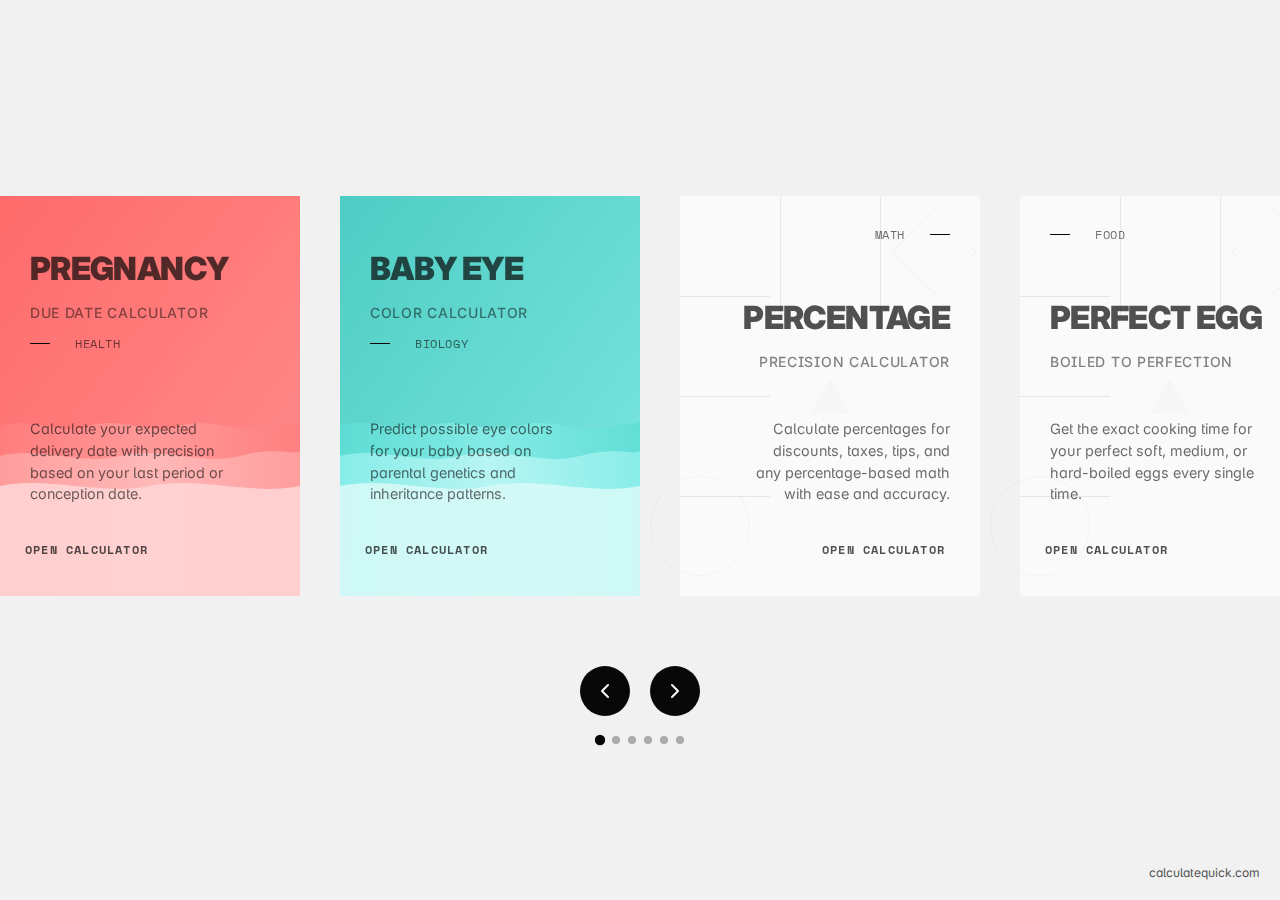
<file: label/label.html>
<!DOCTYPE html>
<html lang="en">

<head>
  <meta charset="UTF-8">
  <meta name="viewport" content="width=device-width, initial-scale=1.0">
  <title>Document</title>
  <link rel="stylesheet" href="./label.css">
</head>

<body>
  <div class="carousel">
    <div class="carousel-track">
      <!-- Card 1: Pregnancy Due Date Calculator -->
      <article class="deconstructed-card">
        <div class="card-layer card-image">
          <svg class="wave-svg" viewBox="0 0 300 400" preserveAspectRatio="none">
            <defs>
              <linearGradient id="pregnancyGradient" x1="0%" y1="0%" x2="100%" y2="100%">
                <stop offset="0%" stop-color="#FF6B6B" />
                <stop offset="100%" stop-color="#FF8E8E" />
              </linearGradient>
              <linearGradient id="waveGradient1" x1="0%" y1="0%" x2="100%" y2="0%">
                <stop offset="0%" stop-color="#FF7E7E" />
                <stop offset="50%" stop-color="#FFA0A0" />
                <stop offset="100%" stop-color="#FF7E7E" />
              </linearGradient>
              <linearGradient id="waveGradient2" x1="0%" y1="0%" x2="100%" y2="0%">
                <stop offset="0%" stop-color="#FFA0A0" />
                <stop offset="50%" stop-color="#FFBCBC" />
                <stop offset="100%" stop-color="#FFA0A0" />
              </linearGradient>
            </defs>
            <rect width="100%" height="100%" fill="url(#pregnancyGradient)" />
            <path
              d="M0,230 C30,220 60,240 90,230 C120,220 150,240 180,230 C210,220 240,240 270,230 C290,225 295,230 300,225 L300,400 L0,400 Z"
              fill="url(#waveGradient1)" opacity="0.8" />
            <path d="M0,260 C40,250 80,270 120,260 C160,250 200,270 240,260 C280,250 290,260 300,255 L300,400 L0,400 Z"
              fill="url(#waveGradient2)" opacity="0.9" />
            <path d="M0,290 C50,280 100,300 150,290 C200,280 250,300 300,290 L300,400 L0,400 Z" fill="#FFD4D4"
              opacity="0.9" />
          </svg>
        </div>
        <div class="card-layer card-frame">
          <svg viewBox="0 0 300 400" preserveAspectRatio="none">
            <path class="frame-path" d="M 20,20 H 280 V 380 H 20 Z" />
          </svg>
        </div>
        <div class="card-layer card-content pregnancy-content">
          <div class="content-fragment fragment-heading">
            <h2 class="content-text">PREGNANCY</h2>
            <h3 class="content-subtext">DUE DATE CALCULATOR</h3>
          </div>
          <div class="content-fragment fragment-meta">
            <div class="meta-line"></div>
            <span class="meta-text">HEALTH</span>
          </div>
          <div class="content-fragment fragment-body">
            <p class="content-text">Calculate your expected delivery date with precision based on your last period or
              conception date.</p>
          </div>
          <div class="content-fragment fragment-cta">
            <a href="https://calculatequick.com/health/pregnancy-due-date-calculator/" class="cta-link" target="_blank">
              <div class="cta-box"></div>
              <span class="cta-text">OPEN CALCULATOR</span>
            </a>
          </div>
        </div>
      </article>

      <!-- Card 2: Baby Eye Color Calculator -->
      <article class="deconstructed-card">
        <div class="card-layer card-image">
          <svg class="wave-svg" viewBox="0 0 300 400" preserveAspectRatio="none">
            <defs>
              <linearGradient id="babyGradient" x1="0%" y1="0%" x2="100%" y2="100%">
                <stop offset="0%" stop-color="#4ECDC4" />
                <stop offset="100%" stop-color="#7EE8E1" />
              </linearGradient>
              <linearGradient id="waveBabyGradient1" x1="0%" y1="0%" x2="100%" y2="0%">
                <stop offset="0%" stop-color="#5DDED5" />
                <stop offset="50%" stop-color="#8CEEEA" />
                <stop offset="100%" stop-color="#5DDED5" />
              </linearGradient>
              <linearGradient id="waveBabyGradient2" x1="0%" y1="0%" x2="100%" y2="0%">
                <stop offset="0%" stop-color="#8CEEEA" />
                <stop offset="50%" stop-color="#BCF6F4" />
                <stop offset="100%" stop-color="#8CEEEA" />
              </linearGradient>
            </defs>
            <rect width="100%" height="100%" fill="url(#babyGradient)" />
            <path
              d="M0,230 C30,220 60,240 90,230 C120,220 150,240 180,230 C210,220 240,240 270,230 C290,225 295,230 300,225 L300,400 L0,400 Z"
              fill="url(#waveBabyGradient1)" opacity="0.8" />
            <path d="M0,260 C40,250 80,270 120,260 C160,250 200,270 240,260 C280,250 290,260 300,255 L300,400 L0,400 Z"
              fill="url(#waveBabyGradient2)" opacity="0.9" />
            <path d="M0,290 C50,280 100,300 150,290 C200,280 250,300 300,290 L300,400 L0,400 Z" fill="#D6F9F7"
              opacity="0.9" />
          </svg>
        </div>
        <div class="card-layer card-frame">
          <svg viewBox="0 0 300 400" preserveAspectRatio="none">
            <path class="frame-path" d="M 20,20 H 280 V 380 H 20 Z" />
          </svg>
        </div>
        <div class="card-layer card-content baby-content">
          <div class="content-fragment fragment-heading">
            <h2 class="content-text">BABY EYE</h2>
            <h3 class="content-subtext">COLOR CALCULATOR</h3>
          </div>
          <div class="content-fragment fragment-meta">
            <div class="meta-line"></div>
            <span class="meta-text">BIOLOGY</span>
          </div>
          <div class="content-fragment fragment-body">
            <p class="content-text">Predict possible eye colors for your baby based on parental genetics and inheritance
              patterns.</p>
          </div>
          <div class="content-fragment fragment-cta">
            <a href="https://calculatequick.com/biology/baby-eye-color-calculator/" class="cta-link" target="_blank">
              <div class="cta-box"></div>
              <span class="cta-text">OPEN CALCULATOR</span>
            </a>
          </div>
        </div>
      </article>

      <!-- Card 3: Percentage Calculator -->
      <article class="deconstructed-card text-card">
        <div class="card-layer card-background">
          <div class="bg-grid">
            <div class="grid-line horizontal" style="top: 25%"></div>
            <div class="grid-line horizontal" style="top: 50%"></div>
            <div class="grid-line horizontal" style="top: 75%"></div>
            <div class="grid-line vertical" style="left: 33.33%"></div>
            <div class="grid-line vertical" style="left: 66.66%"></div>
          </div>
          <div class="bg-objects">
            <div class="bg-object circle"></div>
            <div class="bg-object square"></div>
            <div class="bg-object triangle"></div>
          </div>
        </div>
        <div class="card-layer card-frame">
          <svg viewBox="0 0 300 400" preserveAspectRatio="none">
            <path class="frame-path" d="M 20,20 H 280 V 380 H 20 Z" />
          </svg>
        </div>
        <div class="card-layer card-content percentage-content">
          <div class="content-fragment fragment-meta text-align-right">
            <span class="meta-text">MATH</span>
            <div class="meta-line"></div>
          </div>
          <div class="content-fragment fragment-heading">
            <h2 class="content-text align-right">PERCENTAGE</h2>
            <h3 class="content-subtext align-right">PRECISION CALCULATOR</h3>
          </div>
          <div class="content-fragment fragment-body text-align-right">
            <p class="content-text">Calculate percentages for discounts, taxes, tips, and any percentage-based math with
              ease and accuracy.</p>
          </div>
          <div class="content-fragment fragment-cta text-align-right">
            <a href="https://calculatequick.com/math/percentage-calculator/" class="cta-link" target="_blank">
              <div class="cta-box"></div>
              <span class="cta-text">OPEN CALCULATOR</span>
            </a>
          </div>
        </div>
      </article>

      <!-- Card 4: Perfect Boiled Egg Calculator -->
      <article class="deconstructed-card text-card">
        <div class="card-layer card-background">
          <div class="bg-grid">
            <div class="grid-line horizontal" style="top: 25%"></div>
            <div class="grid-line horizontal" style="top: 50%"></div>
            <div class="grid-line horizontal" style="top: 75%"></div>
            <div class="grid-line vertical" style="left: 33.33%"></div>
            <div class="grid-line vertical" style="left: 66.66%"></div>
          </div>
          <div class="bg-objects">
            <div class="bg-object circle"></div>
            <div class="bg-object square"></div>
            <div class="bg-object triangle"></div>
          </div>
        </div>
        <div class="card-layer card-frame">
          <svg viewBox="0 0 300 400" preserveAspectRatio="none">
            <path class="frame-path" d="M 20,20 H 280 V 380 H 20 Z" />
          </svg>
        </div>
        <div class="card-layer card-content egg-content">
          <div class="content-fragment fragment-meta">
            <div class="meta-line"></div>
            <span class="meta-text">FOOD</span>
          </div>
          <div class="content-fragment fragment-heading">
            <h2 class="content-text">PERFECT EGG</h2>
            <h3 class="content-subtext">BOILED TO PERFECTION</h3>
          </div>
          <div class="content-fragment fragment-body">
            <p class="content-text">Get the exact cooking time for your perfect soft, medium, or hard-boiled eggs every
              single time.</p>
          </div>
          <div class="content-fragment fragment-cta">
            <a href="https://calculatequick.com/food/perfect-boiled-egg-calculator/" class="cta-link" target="_blank">
              <div class="cta-box"></div>
              <span class="cta-text">OPEN CALCULATOR</span>
            </a>
          </div>
        </div>
      </article>

      <!-- Card 5: Sleep Cycle Calculator -->
      <article class="deconstructed-card">
        <div class="card-layer card-image">
          <svg class="wave-svg" viewBox="0 0 300 400" preserveAspectRatio="none">
            <defs>
              <linearGradient id="sleepGradient" x1="0%" y1="0%" x2="100%" y2="100%">
                <stop offset="0%" stop-color="#118AB2" />
                <stop offset="100%" stop-color="#5AC8E3" />
              </linearGradient>
              <linearGradient id="waveSleepGradient1" x1="0%" y1="0%" x2="100%" y2="0%">
                <stop offset="0%" stop-color="#2B97BC" />
                <stop offset="50%" stop-color="#73D5EC" />
                <stop offset="100%" stop-color="#2B97BC" />
              </linearGradient>
              <linearGradient id="waveSleepGradient2" x1="0%" y1="0%" x2="100%" y2="0%">
                <stop offset="0%" stop-color="#73D5EC" />
                <stop offset="50%" stop-color="#9DE4F4" />
                <stop offset="100%" stop-color="#73D5EC" />
              </linearGradient>
            </defs>
            <rect width="100%" height="100%" fill="url(#sleepGradient)" />
            <path
              d="M0,230 C30,220 60,240 90,230 C120,220 150,240 180,230 C210,220 240,240 270,230 C290,225 295,230 300,225 L300,400 L0,400 Z"
              fill="url(#waveSleepGradient1)" opacity="0.8" />
            <path d="M0,260 C40,250 80,270 120,260 C160,250 200,270 240,260 C280,250 290,260 300,255 L300,400 L0,400 Z"
              fill="url(#waveSleepGradient2)" opacity="0.9" />
            <path d="M0,290 C50,280 100,300 150,290 C200,280 250,300 300,290 L300,400 L0,400 Z" fill="#C0EDF7"
              opacity="0.7" />
          </svg>
        </div>
        <div class="card-layer card-frame">
          <svg viewBox="0 0 300 400" preserveAspectRatio="none">
            <path class="frame-path" d="M 20,20 H 280 V 380 H 20 Z" />
          </svg>
        </div>
        <div class="card-layer card-content sleep-content">
          <div class="content-fragment fragment-heading">
            <h2 class="content-text">SLEEP CYCLE</h2>
            <h3 class="content-subtext">OPTIMIZE YOUR REST</h3>
          </div>
          <div class="content-fragment fragment-meta">
            <div class="meta-line"></div>
            <span class="meta-text">HEALTH</span>
          </div>
          <div class="content-fragment fragment-body">
            <p class="content-text">Optimize your sleep schedule by finding the perfect bedtimes and wake times for
              natural sleep cycles.</p>
          </div>
          <div class="content-fragment fragment-cta">
            <a href="https://calculatequick.com/everyday-life/sleep-cycle-calculator/" class="cta-link" target="_blank">
              <div class="cta-box"></div>
              <span class="cta-text">OPEN CALCULATOR</span>
            </a>
          </div>
        </div>
      </article>

      <!-- Card 6: Age Calculator -->
      <article class="deconstructed-card">
        <div class="card-layer card-image">
          <svg class="wave-svg" viewBox="0 0 300 400" preserveAspectRatio="none">
            <defs>
              <linearGradient id="ageGradient" x1="0%" y1="0%" x2="100%" y2="100%">
                <stop offset="0%" stop-color="#073B4C" />
                <stop offset="100%" stop-color="#3C7C8C" />
              </linearGradient>
              <linearGradient id="waveAgeGradient1" x1="0%" y1="0%" x2="100%" y2="0%">
                <stop offset="0%" stop-color="#185064" />
                <stop offset="50%" stop-color="#4A8A9A" />
                <stop offset="100%" stop-color="#185064" />
              </linearGradient>
              <linearGradient id="waveAgeGradient2" x1="0%" y1="0%" x2="100%" y2="0%">
                <stop offset="0%" stop-color="#4A8A9A" />
                <stop offset="50%" stop-color="#7AADBF" />
                <stop offset="100%" stop-color="#4A8A9A" />
              </linearGradient>
            </defs>
            <rect width="100%" height="100%" fill="url(#ageGradient)" />
            <path
              d="M0,230 C30,220 60,240 90,230 C120,220 150,240 180,230 C210,220 240,240 270,230 C290,225 295,230 300,225 L300,400 L0,400 Z"
              fill="url(#waveAgeGradient1)" opacity="0.8" />
            <path d="M0,260 C40,250 80,270 120,260 C160,250 200,270 240,260 C280,250 290,260 300,255 L300,400 L0,400 Z"
              fill="url(#waveAgeGradient2)" opacity="0.9" />
            <path d="M0,290 C50,280 100,300 150,290 C200,280 250,300 300,290 L300,400 L0,400 Z" fill="#A0C5D1"
              opacity="0.7" />
          </svg>
        </div>
        <div class="card-layer card-frame">
          <svg viewBox="0 0 300 400" preserveAspectRatio="none">
            <path class="frame-path" d="M 20,20 H 280 V 380 H 20 Z" />
          </svg>
        </div>
        <div class="card-layer card-content age-content">
          <div class="content-fragment fragment-heading">
            <h2 class="content-text">AGE</h2>
            <h3 class="content-subtext">PRECISE TO THE SECOND</h3>
          </div>
          <div class="content-fragment fragment-meta">
            <div class="meta-line"></div>
            <span class="meta-text">TIME</span>
          </div>
          <div class="content-fragment fragment-body">
            <p class="content-text">Calculate your exact age in years, months, weeks, days, hours, minutes, and seconds
              with precision.</p>
          </div>
          <div class="content-fragment fragment-cta">
            <a href="https://calculatequick.com/everyday-life/age-calculator/" class="cta-link" target="_blank">
              <div class="cta-box"></div>
              <span class="cta-text">OPEN CALCULATOR</span>
            </a>
          </div>
        </div>
      </article>
    </div>

    <div class="carousel-controls">
      <button class="carousel-button prev">
        <svg viewBox="0 0 24 24" fill="none" stroke="currentColor" stroke-width="2" stroke-linecap="round"
          stroke-linejoin="round">
          <polyline points="15 18 9 12 15 6"></polyline>
        </svg>
      </button>
      <button class="carousel-button next">
        <svg viewBox="0 0 24 24" fill="none" stroke="currentColor" stroke-width="2" stroke-linecap="round"
          stroke-linejoin="round">
          <polyline points="9 18 15 12 9 6"></polyline>
        </svg>
      </button>
    </div>

    <div class="dots-container"></div>
  </div>

  <div class="attribution">
    <a href="https://calculatequick.com" target="_blank">calculatequick.com</a>
  </div>
  <script src="./label.js"></script>
</body>

</html>
</file>
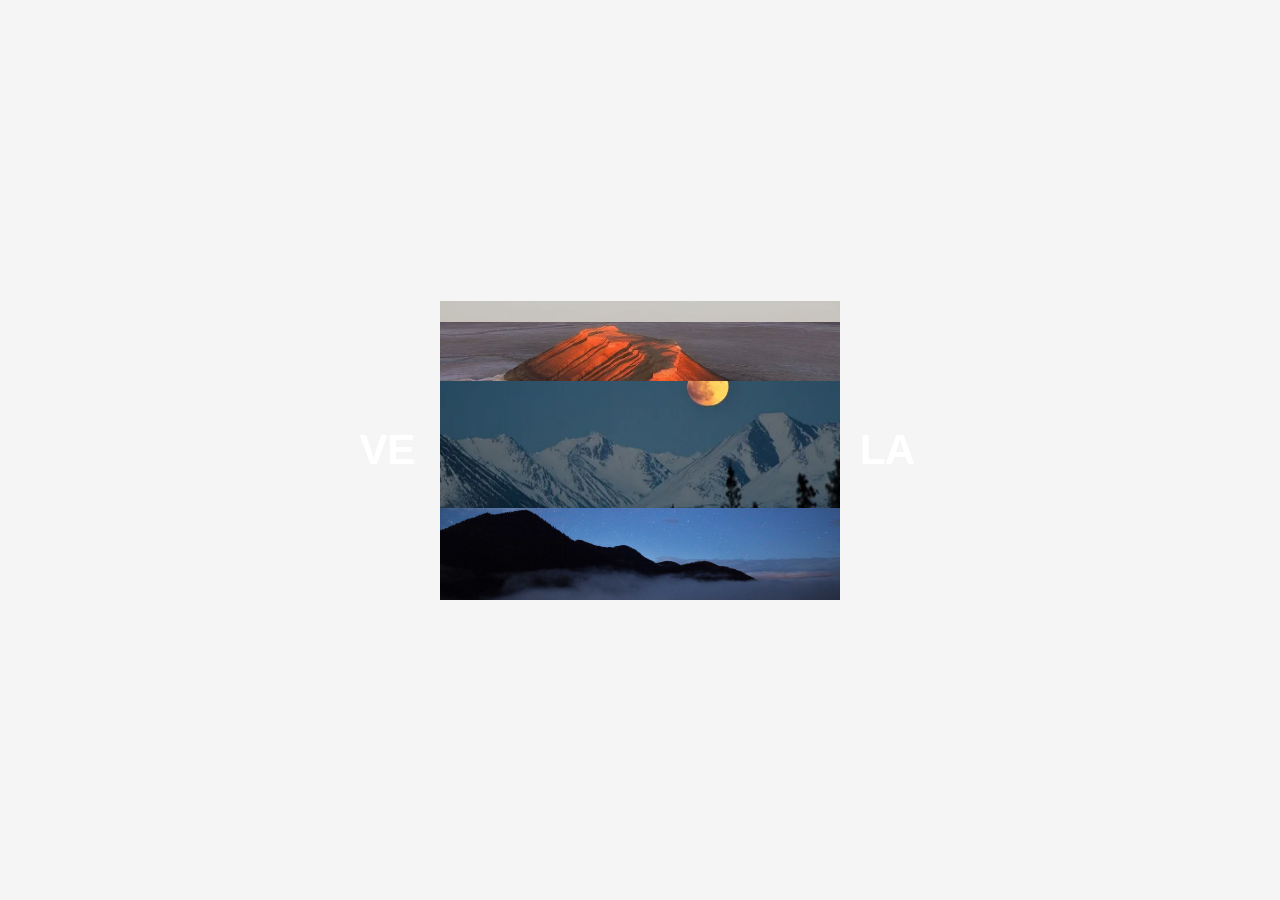
<file: scenery/scenery.html>
<!DOCTYPE html>
<html lang="en">

<head>
  <meta charset="UTF-8">
  <meta name="viewport" content="width=device-width, initial-scale=1.0">
  <title>Document</title>
  <link rel="stylesheet" href="./scenery.css">
</head>

<body>

  <button class="restart-btn">
    <div class="dot-container">
      <div class="dot"></div>
      <div class="dot"></div>
      <div class="dot"></div>
      <div class="dot"></div>
    </div>
  </button><!-- Header -->
  <header class="header">
    <div class="header-inner">
      <div class="header-left">SPICE MERIDIAN</div>
      <div class="header-middle">
        <a href="#" class="nav-link">VOYAGES</a>
        <a href="#" class="nav-link">ARCHIVES</a>
      </div>
      <div class="header-right">
        <div class="social-links">
          <a href="#">IG</a>
          <a href="#">IN</a>
        </div>
      </div>
    </div>
  </header>

  <div class="text-element" id="text-ve">VE</div>

  <div class="preloader-container">
    <div class="image-wrapper">
      <img src="./image/image1.avif" alt="Image 1">
    </div>
    <div class="image-wrapper">
      <img src="./image/image2.avif" alt="Image 2">
    </div>
    <div class="image-wrapper">
      <img src="./image/colorhub.webp" alt="Image 3">
    </div>
    <div class="image-wrapper" id="final-image">
      <img src="./image/colorhub2.jpg" alt="Image 4">
    </div>
  </div>

  <div class="text-element" id="text-la">LA</div>

  <!-- Big Title -->
  <div class="big-title">
    <div class="title-line"><span>CELESTIAL</span></div>
    <div class="title-line"><span>SANDS OF</span></div>
    <div class="title-line"><span>ETERNITY</span></div>
  </div>

  <div class="grid-overlay">
    <div class="grid-overlay-inner">
      <div class="grid-column"></div>
      <div class="grid-column"></div>
      <div class="grid-column"></div>
      <div class="grid-column"></div>
      <div class="grid-column"></div>
      <div class="grid-column"></div>
      <div class="grid-column"></div>
      <div class="grid-column"></div>
      <div class="grid-column"></div>
      <div class="grid-column"></div>
      <div class="grid-column"></div>
      <div class="grid-column"></div>
    </div>
  </div>

  <!-- Footer -->
  <footer class="footer">
    <div class="coordinates">51.5074° N, 0.1278° W</div>
  </footer>

  <button class="restart-btn">
    <div class="dot-container">
      <div class="dot"></div>
      <div class="dot"></div>
      <div class="dot"></div>
      <div class="dot"></div>
    </div>
  </button>
  <script src="../gsap-public/umd/gsap.js"></script>
  <script src="../gsap-public/umd/ScrollTrigger.js"></script>
  <script src="../gsap-public/umd/Flip.js"></script>
  <script src="../gsap-public/umd/CustomEase.js"></script>
  <script src="./scenery.js"></script>
</body>

</html>
</file>
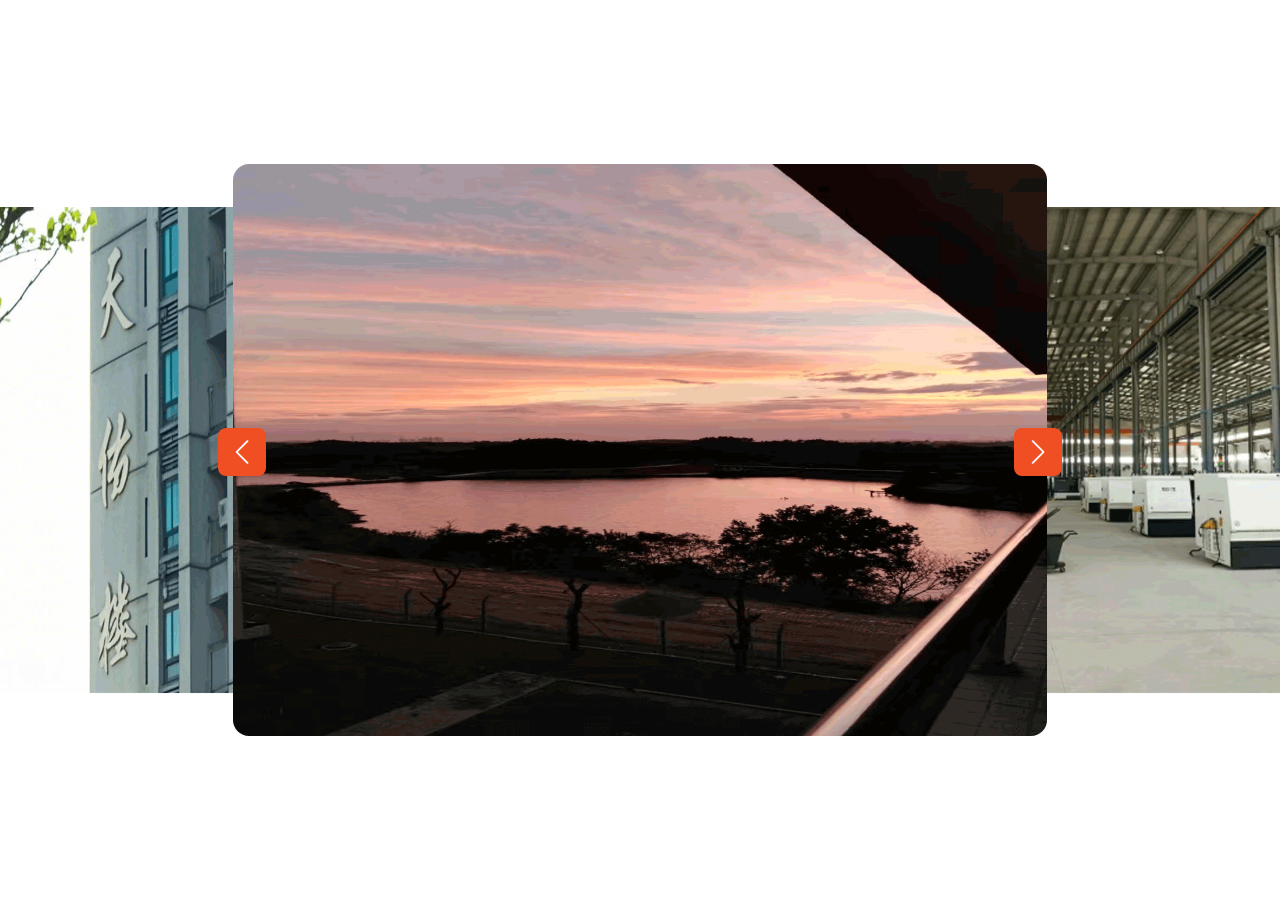
<file: slideshow/slideshow.html>
<!DOCTYPE html>
<html lang="en">

<head>
  <meta charset="UTF-8">
  <meta name="viewport" content="width=device-width, initial-scale=1.0">
  <title>Document</title>
  <link rel="stylesheet" href="./slideshow.css">
  <!-- 在 <head> 或 <body> 末尾添加 -->

  <script src="https://cdn.jsdelivr.net/npm/swiper@11/swiper-bundle.min.js"></script>
</head>

<body>
  <!-- Swiper -->
  <div class="swiper">
    <div class="swiper-wrapper">
      <div class="swiper-slide">
        <img src="./image/original.png" />
      </div>
      <div class="swiper-slide">
        <img src="./image/original-().png" />
      </div>
      <div class="swiper-slide">
        <img src="./image/original-(1).png" />
      </div>
      <div class="swiper-slide">
        <img src="./image/original-(2).png" />
      </div>
      <div class="swiper-slide">
        <img src="./image/original-(3).png" />
      </div>
      <div class="swiper-slide">
        <img src="./image/original-(6).png" />
      </div>
      <div class="swiper-slide">
        <img src="./image/origina5.png " />
      </div>
      <div class="swiper-slide">
        <img src="./image/未标题-1.png" />
      </div>
    </div>
    <div class="swiper-button swiper-button-next"></div>
    <div class="swiper-button swiper-button-prev"></div>
  </div>

  <script>
    const swiper = new Swiper(".swiper", {
      slidesPerView: 3, // 根据Codepen示例调整
      spaceBetween: 30, // 根据Codepen示例调整
      centeredSlides: true,
      loop: true,
      simulateTouch: 'ontouchstart' in window || navigator.maxTouchPoints > 0,
      navigation: {
        nextEl: ".swiper-button-next",
        prevEl: ".swiper-button-prev",
      },
    });
    const calculateHeight = () => {
      const swiperSlideElements = Array.from(document.querySelectorAll('.swiper .swiper-slide'))
      if (!swiperSlideElements.length) return
      const width = swiperSlideElements[0].getBoundingClientRect().width
      const height = Math.round(width / (16 / 9))
      swiperSlideElements.map(element => element.style.height = `${height}px`)
    }

    document.addEventListener("DOMContentLoaded", calculateHeight)
    addEventListener('resize', calculateHeight)
  </script>
</body>

</html>
</file>
<file: label/label.css>
@import url("https://fonts.googleapis.com/css2?family=Inter:wght@300;400;500;700;900&family=Space+Mono:wght@400;700&display=swap");

:root {
  --bg-color: #f1f1f1;
  --card-width: 300px;
  --card-height: 400px;
  --black: #080808;
  --white: #fafafa;
  --accent: #ff2d55;
  --grid-color: rgba(0, 0, 0, 0.08);
  --frame-color: rgba(8, 8, 8, 0.8);
  --transition-slow: 0.8s cubic-bezier(0.16, 1, 0.3, 1);
  --transition-fast: 0.4s cubic-bezier(0.16, 1, 0.3, 1);
}

* {
  margin: 0;
  padding: 0;
  box-sizing: border-box;
}

body {
  font-family: "Inter", -apple-system, BlinkMacSystemFont, sans-serif;
  background-color: var(--bg-color);
  min-height: 100vh;
  display: flex;
  flex-direction: column;
  justify-content: center;
  align-items: center;
  font-feature-settings: "salt" 1, "ss01" 1, "ss02" 1;
  color: var(--black);
  overflow-x: hidden;
}

.carousel {
  position: relative;
  width: 100%;
  max-width: 1400px;
  padding: 5vh 0;
}

.carousel-track {
  display: flex;
  transition: transform 0.6s cubic-bezier(0.16, 1, 0.3, 1);
  padding: 40px 0;
  gap: 40px;
}

.carousel-controls {
  display: flex;
  justify-content: center;
  gap: 20px;
  margin-top: 30px;
}

.carousel-button {
  background: var(--black);
  color: var(--white);
  border: none;
  width: 50px;
  height: 50px;
  border-radius: 50%;
  display: flex;
  align-items: center;
  justify-content: center;
  cursor: pointer;
  transition: transform 0.3s ease, opacity 0.3s ease;
}

.carousel-button:hover {
  transform: translateY(-2px);
}

.carousel-button:active {
  transform: translateY(0);
}

.carousel-button svg {
  width: 24px;
  height: 24px;
}

.card-system {
  display: flex;
  gap: 40px;
}

.deconstructed-card {
  position: relative;
  width: var(--card-width);
  height: var(--card-height);
  cursor: pointer;
  transition: transform 0.6s cubic-bezier(0.16, 1, 0.3, 1);
  transform-style: preserve-3d;
  flex-shrink: 0;
}

.card-layer {
  position: absolute;
  top: 0;
  left: 0;
  width: 100%;
  height: 100%;
  transition: transform var(--transition-slow), opacity var(--transition-slow);
}

.card-image {
  overflow: hidden;
  z-index: 1;
}

.wave-svg {
  width: 100%;
  height: 100%;
  transition: transform 1.2s cubic-bezier(0.16, 1, 0.3, 1);
}

.card-frame {
  z-index: 3;
  pointer-events: none;
}

.frame-path {
  fill: none;
  stroke: var(--frame-color);
  stroke-width: 1;
  stroke-dasharray: 1520;
  stroke-dashoffset: 1520;
  transition: stroke-dashoffset 1.5s cubic-bezier(0.16, 1, 0.3, 1);
}

.card-background {
  z-index: 0;
  background-color: var(--white);
}

.bg-grid {
  position: absolute;
  top: 0;
  left: 0;
  width: 100%;
  height: 100%;
}

.grid-line {
  position: absolute;
  background-color: var(--grid-color);
  transition: transform var(--transition-slow), opacity var(--transition-fast);
}

.grid-line.horizontal {
  width: 100%;
  height: 1px;
  transform: scaleX(0.3);
  transform-origin: left;
}

.grid-line.vertical {
  height: 100%;
  width: 1px;
  transform: scaleY(0.3);
  transform-origin: top;
}

.bg-objects {
  position: absolute;
  top: 0;
  left: 0;
  width: 100%;
  height: 100%;
  pointer-events: none;
}

.bg-object {
  position: absolute;
  opacity: 0.3;
  transition: transform var(--transition-slow), opacity var(--transition-slow);
}

.bg-object.circle {
  width: 100px;
  height: 100px;
  border-radius: 50%;
  border: 1px solid rgba(0, 0, 0, 0.1);
  bottom: 40px;
  left: -30px;
  transform: translateY(20px);
}

.bg-object.square {
  width: 60px;
  height: 60px;
  border: 1px solid rgba(0, 0, 0, 0.1);
  top: 40px;
  right: 30px;
  transform: rotate(45deg) translateY(-20px);
}

.bg-object.triangle {
  width: 0;
  height: 0;
  border-left: 40px solid transparent;
  border-right: 40px solid transparent;
  border-bottom: 70px solid rgba(0, 0, 0, 0.05);
  top: 50%;
  left: 50%;
  transform: translate(-50%, -50%) scale(0.5);
}

.card-content {
  z-index: 2;
  padding: 30px;
  display: flex;
  flex-direction: column;
  justify-content: space-between;
  height: 100%;
}

.ocean-content {
  color: var(--white);
}

.ocean-content .content-text,
.ocean-content .meta-text,
.ocean-content .cta-text {
  color: var(--white);
  text-shadow: 0 1px 3px rgba(0, 0, 0, 0.3);
}

.ocean-content .meta-line {
  background-color: var(--white);
}

.ocean-content .fragment-body {
  background: rgba(15, 30, 44, 0.5);
  padding: 10px;
  border-radius: 4px;
  backdrop-filter: blur(2px);
  margin-top: 1rem;
  margin-bottom: 1rem;
}

.content-fragment {
  position: relative;
}

.fragment-heading {
  margin-top: auto;
  margin-bottom: 1.5rem;
}

.content-text {
  font-size: 2rem;
  font-weight: 900;
  line-height: 1.2;
  letter-spacing: -0.02em;
  color: var(--black);
  transition: transform var(--transition-fast), opacity var(--transition-fast);
  transform: translateY(10px);
  opacity: 0.7;
}

.content-subtext {
  font-size: 0.875rem;
  font-weight: 500;
  letter-spacing: 0.05em;
  margin-top: 1rem;
  color: var(--black);
  opacity: 0.5;
  transform: translateY(10px);
  transition: transform var(--transition-fast), opacity var(--transition-fast);
}

.fragment-meta {
  display: flex;
  align-items: center;
  gap: 10px;
  margin-bottom: 2rem;
}

.meta-line {
  width: 40px;
  height: 1px;
  background-color: var(--black);
  transform: scaleX(0.5);
  transform-origin: left;
  transition: transform var(--transition-fast);
}

.meta-text {
  font-family: "Space Mono", monospace;
  font-size: 0.75rem;
  letter-spacing: 0.05em;
  opacity: 0.6;
  transform: translateX(-5px);
  transition: transform var(--transition-fast), opacity var(--transition-fast);
}

.fragment-body {
  max-width: 85%;
  margin: 1.5rem 0;
}

.fragment-body .content-text {
  font-size: 0.9rem;
  font-weight: 400;
  line-height: 1.5;
  letter-spacing: normal;
  opacity: 0.6;
}

.fragment-cta {
  margin-top: auto;
  overflow: visible;
}

.cta-link {
  text-decoration: none;
  position: relative;
  display: inline-flex;
  align-items: center;
  padding: 8px 0;
}

.cta-box {
  position: absolute;
  top: 0;
  left: -10px;
  width: calc(100% + 20px);
  height: 100%;
  background-color: var(--black);
  transform: scaleX(0);
  transform-origin: left;
  transition: transform var(--transition-fast);
}

.ocean-content .cta-box {
  background-color: var(--white);
}

.cta-text {
  position: relative;
  font-family: "Space Mono", monospace;
  font-size: 0.75rem;
  font-weight: 700;
  letter-spacing: 0.1em;
  color: var(--black);
  transition: color var(--transition-fast);
  transform: translateX(-5px);
  opacity: 0.7;
  transition: transform var(--transition-fast), opacity var(--transition-fast),
    color var(--transition-fast);
}

.ocean-content .cta-text {
  color: var(--white);
}

.ocean-content .cta-link:hover .cta-text {
  color: var(--black) !important;
}

.align-right {
  text-align: right;
}

.text-align-right {
  align-self: flex-end;
  text-align: right;
}

.text-align-right .meta-line {
  transform-origin: right;
}

.text-align-right .cta-box {
  transform-origin: right;
}

.text-align-right .meta-text {
  transform: translateX(5px);
}

.text-card .content-text,
.text-card .content-subtext {
  color: var(--black);
}

.deconstructed-card:hover .frame-path {
  stroke-dashoffset: 0;
}

.deconstructed-card:hover .content-text,
.deconstructed-card:hover .content-subtext {
  transform: translateY(0);
  opacity: 1;
  transition-delay: 0.05s;
}

.deconstructed-card:hover .fragment-body .content-text {
  transition-delay: 0.1s;
  opacity: 1;
}

.deconstructed-card:hover .meta-text {
  transform: translateX(0);
  opacity: 1;
  transition-delay: 0.15s;
}

.deconstructed-card:hover .meta-line {
  transform: scaleX(1);
  transition-delay: 0.05s;
}

.deconstructed-card:hover .wave-svg {
  transform: scale(1.05);
}

.deconstructed-card:hover .cta-text {
  transform: translateX(0);
  opacity: 1;
  transition-delay: 0.2s;
}

.deconstructed-card:hover .cta-link:hover .cta-box {
  transform: scaleX(1);
}

.deconstructed-card:hover .cta-link:hover .cta-text {
  color: var(--white);
}

.text-card:hover .grid-line.horizontal {
  transform: scaleX(1);
}

.text-card:hover .grid-line.vertical {
  transform: scaleY(1);
}

.text-card:hover .bg-object {
  opacity: 1;
  transform: translate(0, 0) rotate(0);
}

.text-card:hover .bg-object.square {
  transform: rotate(45deg) translate(0, 0);
}

.text-card:hover .bg-object.triangle {
  transform: translate(-50%, -50%) scale(1);
}

.deconstructed-card:hover .grid-line:nth-child(1) {
  transition-delay: 0.1s;
}

.deconstructed-card:hover .grid-line:nth-child(2) {
  transition-delay: 0.2s;
}

.deconstructed-card:hover .grid-line:nth-child(3) {
  transition-delay: 0.3s;
}

.deconstructed-card:hover .grid-line:nth-child(4) {
  transition-delay: 0.15s;
}

.deconstructed-card:hover .grid-line:nth-child(5) {
  transition-delay: 0.25s;
}

.pregnancy-content .card-image svg {
  background: linear-gradient(135deg, #ff6b6b, #ff8e8e);
}

.baby-content .card-image svg {
  background: linear-gradient(135deg, #4ecdc4, #7ee8e1);
}

.percentage-content {
  color: var(--black);
}

.percentage-content .card-image svg {
  background: linear-gradient(135deg, #ffd166, #ffe0a3);
}

.egg-content {
  color: var(--black);
}

.egg-content .card-image svg {
  background: linear-gradient(135deg, #06d6a0, #62f7d1);
}

.sleep-content {
  color: var(--white);
}

.sleep-content .card-image svg {
  background: linear-gradient(135deg, #118ab2, #5ac8e3);
}

.age-content {
  color: var(--white);
}

.age-content .card-image svg {
  background: linear-gradient(135deg, #073b4c, #3c7c8c);
}

.percentage-content .meta-line,
.egg-content .meta-line {
  background-color: var(--black);
}

.sleep-content .meta-line,
.age-content .meta-line {
  background-color: var(--white);
}

.percentage-content .content-text,
.percentage-content .meta-text,
.percentage-content .cta-text,
.egg-content .content-text,
.egg-content .meta-text,
.egg-content .cta-text {
  color: var(--black);
}

.sleep-content .content-text,
.sleep-content .meta-text,
.sleep-content .cta-text,
.age-content .content-text,
.age-content .meta-text,
.age-content .cta-text {
  color: var(--white);
  text-shadow: 0 1px 3px rgba(0, 0, 0, 0.3);
}

.sleep-content .cta-box,
.age-content .cta-box {
  background-color: var(--white);
}

.sleep-content .cta-link:hover .cta-text,
.age-content .cta-link:hover .cta-text {
  color: var(--black) !important;
}

.dots-container {
  display: flex;
  justify-content: center;
  gap: 8px;
  margin-top: 20px;
}

.dot {
  width: 8px;
  height: 8px;
  background-color: var(--black);
  border-radius: 50%;
  opacity: 0.3;
  transition: transform 0.3s ease, opacity 0.3s ease;
  cursor: pointer;
}

.dot.active {
  opacity: 1;
  transform: scale(1.3);
}

.attribution {
  position: absolute;
  bottom: 20px;
  right: 20px;
  font-size: 12px;
  opacity: 0.7;
}

.attribution a {
  color: var(--black);
  text-decoration: none;
}

@media (max-width: 768px) {
  :root {
    --card-width: 280px;
    --card-height: 380px;
  }

  .card-content {
    padding: 20px;
  }

  .content-text {
    font-size: 1.8rem;
  }
}
</file>
<file: scenery/scenery.css>
@font-face {
  src: url("https://fonts.cdnfonts.com/css/pp-neue-montreal") format("woff2");
  font-family: "PP Neue Montreal", sans-serif;
  font-weight: 400;
}

*,
*:before,
*:after {
  margin: 0;
  padding: 0;
  box-sizing: border-box;
}

html {
  font-size: calc(100vw / 1512 * 10);
}

body {
  font-family: "PP Neue Montreal", sans-serif;
  font-weight: 500;
  font-size: 1.8rem;
  text-rendering: optimizeLegibility;
  -webkit-font-smoothing: antialiased;
  -moz-osx-font-smoothing: grayscale;
  overflow: hidden;
  background-color: #f5f5f5;
  height: 100vh;
  display: flex;
  justify-content: center;
  align-items: center;
  text-transform: uppercase;
  letter-spacing: -0.02em;
}

/* Background noise effect */
body::before {
  content: "";
  position: fixed;
  top: -50%;
  left: -50%;
  width: 200%;
  height: 200%;
  background: transparent url("http://assets.iceable.com/img/noise-transparent.png") repeat 0 0;
  background-size: 300px 300px;
  animation: noise-animation 0.3s steps(5) infinite;
  opacity: 0.03;
  will-change: transform;
  z-index: 100;
  pointer-events: none;
}

@keyframes noise-animation {
  0% {
    transform: translate(0, 0);
  }

  10% {
    transform: translate(-2%, -3%);
  }

  20% {
    transform: translate(-4%, 2%);
  }

  30% {
    transform: translate(2%, -4%);
  }

  40% {
    transform: translate(-2%, 5%);
  }

  50% {
    transform: translate(-4%, 2%);
  }

  60% {
    transform: translate(3%, 0);
  }

  70% {
    transform: translate(0, 3%);
  }

  80% {
    transform: translate(-3%, 0);
  }

  90% {
    transform: translate(2%, 2%);
  }

  100% {
    transform: translate(1%, 0);
  }
}


.preloader-container {
  position: relative;
  width: 400px;
  height: 300px;
  overflow: hidden;
  z-index: 5;
}

.image-wrapper {
  position: absolute;
  top: 0;
  left: 0;
  width: 100%;
  height: 100%;
  visibility: hidden;
}

.image-wrapper img {
  width: 100%;
  height: 100%;
  object-fit: cover;
  transform-origin: center center;
}

/* Final image special handling */
#final-image {
  z-index: 10;
}

/* Text elements */
.text-element {
  position: fixed;
  font-size: 5rem;
  font-weight: 700;
  color: white;
  z-index: 20;
  top: 50%;
  transform: translateY(-50%);
  letter-spacing: -0.02em;
}

/* Big title */
.big-title {
  position: fixed;
  bottom: 5%;
  left: 2rem;
  color: white;
  z-index: 25;
  font-weight: 700;
  font-size: clamp(2.5rem, 10vh, 12rem);
  letter-spacing: -0.02em;
  line-height: 0.9;
  opacity: 0;
}

.title-line {
  overflow: hidden;
  height: 10rem;
}

.title-line span {
  display: block;
  transform: translateY(100%);
}

/* Grid overlay */
.grid-overlay {
  position: fixed;
  top: 0;
  left: 0;
  width: 100dvw;
  height: 100dvh;
  z-index: 5;
  /* Lower z-index so it doesn't block content */
  pointer-events: none;
  opacity: 0;
}

.grid-overlay-inner {
  width: 100%;
  height: 100%;
  padding: 0 2rem;
  display: flex;
  justify-content: space-between;
}

.grid-column {
  flex: 1;
  height: 100%;
  border-left: 1px solid rgba(255, 255, 255, 0);
  border-right: 1px solid rgba(255, 255, 255, 0);
  margin: 0 0.5rem;
  /* 1rem gutter (0.5rem on each side) */
}

.grid-column:first-child {
  margin-left: 0;
}

.grid-column:last-child {
  margin-right: 0;
}

/* Header */
.header {
  position: fixed;
  top: 0;
  left: 0;
  width: 100%;
  padding: 2rem 0;
  z-index: 50;
  font-size: 1.75rem;
  letter-spacing: -0.02em;
  color: white;
}

.header-inner {
  width: 100%;
  padding: 0 2rem;
  display: flex;
  justify-content: space-between;
}

.header-left {
  font-weight: 700;
  opacity: 0;
  transform: translateY(-20px);
}

.header-middle {
  display: flex;
  gap: 3rem;
  opacity: 0;
  transform: translateY(-20px);
}

.header-right {
  display: flex;
  gap: 2rem;
}

.social-links {
  opacity: 0;
  transform: translateY(-20px);
  font-weight: 500;
}

.header a {
  color: inherit;
  text-decoration: none;
  font-weight: 700;
  transition: all .8s;
}

.header a:hover {
  color: #ff6600;
}

/* Footer */
.footer {
  position: fixed;
  bottom: 0;
  left: 0;
  width: 100%;
  padding: 2rem;
  display: flex;
  justify-content: center;
  align-items: center;
  z-index: 50;
  font-size: 1.2rem;
  letter-spacing: -0.02em;
  color: white;
  transform: translateY(100%);
}

.coordinates {
  font-weight: 500;
  opacity: 0.8;
}

/* Dot icon restart button */
.restart-btn {
  position: fixed;
  bottom: 30px;
  right: 30px;
  width: 30px;
  height: 30px;
  background: transparent;
  border: none;
  cursor: pointer;
  z-index: 60;
  opacity: 0;
  pointer-events: none;
  transition: transform 0.3s ease;
}

.restart-btn:hover {
  transform: rotate(45deg);
}

.dot-container {
  position: relative;
  width: 100%;
  height: 100%;
  display: grid;
  grid-template-columns: 1fr 1fr;
  grid-template-rows: 1fr 1fr;
  gap: 4px;
  transition: transform 0.3s ease;
}

.dot {
  width: 6px;
  height: 6px;
  background-color: white;
  border-radius: 50%;
  margin: auto;
}
</file>
<file: slideshow/slideshow.css>
@layer reset, base, swiper;

@import url('https://cdn.jsdelivr.net/npm/swiper@11/swiper-bundle.min.css') layer(base);

@layer swiper {
  .swiper {
    width: 100%;
    height: 100%;
  }

  .swiper-wrapper {
    display: flex;
    align-items: center;
  }

  .swiper-slide {
    scale: 1.25;
    transition: scale 250ms ease-in-out;

    &.swiper-slide-active {
      scale: 2;
      z-index: 10;
    }

    &.swiper-slide-prev,
    &.swiper-slide-next {
      scale: 1.7;
      z-index: 5;
      transition-duration: 150ms;
    }

    &.swiper-slide-next+& {
      z-index: 2;
    }
  }

  .swiper-slide img {
    display: block;
    border-radius: 0.5rem;
    width: 100%;
    height: 100%;
    object-fit: cover;
    user-select: none;
  }

  .swiper-button {
    --position: 17%;
    background-color: #F04E23;
    height: 3rem;
    width: 3rem;
    border-radius: 0.5rem;

    &.swiper-button-prev {
      left: var(--position);
    }

    &.swiper-button-next {
      right: var(--position);
    }

    &:hover {
      background-color: #4A261F;
    }

    &::after {
      font-size: 1.5rem;
      color: white;
    }
  }
}

@layer reset {
  * {
    margin: 0;
    padding: 0;
    box-sizing: border-box;
  }

  body {
    display: grid;
    place-items: center;
    min-height: 100svh;
    background: #fff;
  }
}
</file>
